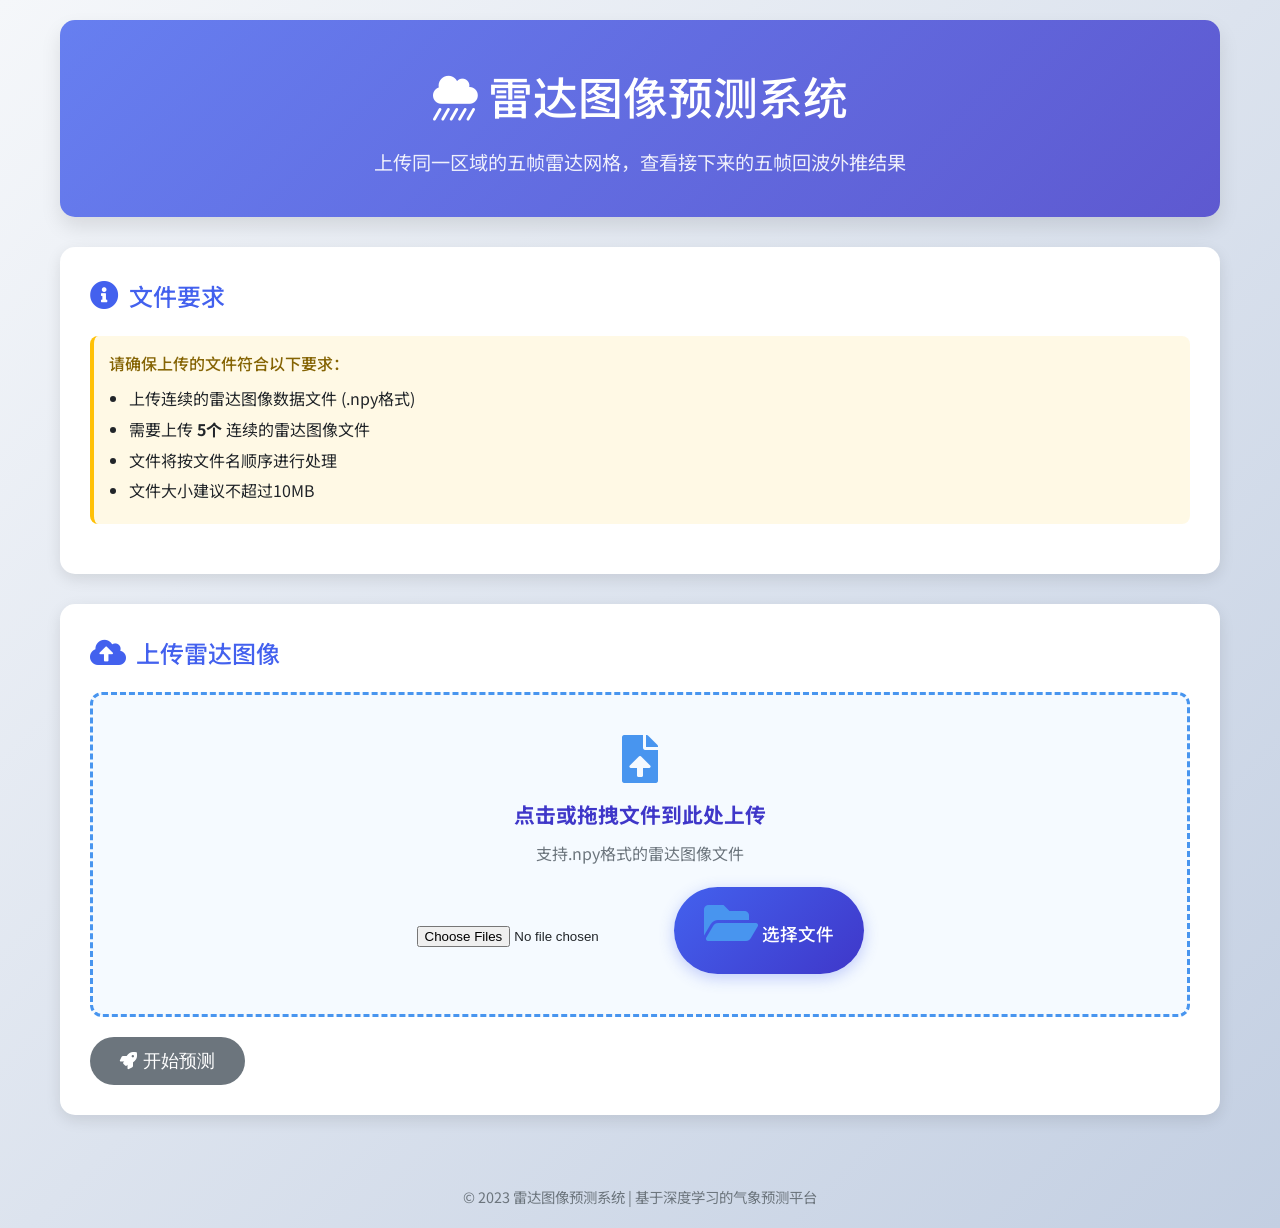
<file: app/templates/index.html>
<!DOCTYPE html>
<html lang="zh-CN">
<head>
    <meta charset="UTF-8">
    <meta name="viewport" content="width=device-width, initial-scale=1.0">
    <title>雷达图像预测系统</title>
    <link href="https://fonts.googleapis.com/css2?family=Noto+Sans+SC:wght@300;400;500;700&display=swap" rel="stylesheet">
    <style>
        :root {
            --primary-color: #4361ee;
            --secondary-color: #3f37c9;
            --accent-color: #4895ef;
            --success-color: #4cc9f0;
            --danger-color: #f72585;
            --light-color: #f8f9fa;
            --dark-color: #212529;
            --gray-color: #6c757d;
        }

        * {
            box-sizing: border-box;
            margin: 0;
            padding: 0;
        }

        body {
            font-family: 'Noto Sans SC', 'WenQuanYi Micro Hei', sans-serif;
            background: linear-gradient(135deg, #f5f7fa 0%, #c3cfe2 100%);
            min-height: 100vh;
            color: var(--dark-color);
            line-height: 1.6;
        }

        .container {
            max-width: 1200px;
            margin: 0 auto;
            padding: 20px;
        }

        .header {
            text-align: center;
            padding: 40px 0;
            background: linear-gradient(135deg, rgba(67, 97, 238, 0.8) 0%, rgba(63, 55, 201, 0.8) 100%);
            color: white;
            border-radius: 15px;
            margin-bottom: 30px;
            box-shadow: 0 10px 20px rgba(0, 0, 0, 0.1);
        }

        .header h1 {
            font-size: 2.8rem;
            margin-bottom: 15px;
            font-weight: 500;
        }

        .header p {
            font-size: 1.2rem;
            opacity: 0.9;
            max-width: 800px;
            margin: 0 auto;
        }

        .card {
            background: white;
            border-radius: 15px;
            box-shadow: 0 5px 15px rgba(0, 0, 0, 0.1);
            padding: 30px;
            margin-bottom: 30px;
            transition: transform 0.3s ease, box-shadow 0.3s ease;
        }

        .card:hover {
            transform: translateY(-5px);
            box-shadow: 0 15px 30px rgba(0, 0, 0, 0.15);
        }

        .card-title {
            font-size: 1.5rem;
            margin-bottom: 20px;
            color: var(--primary-color);
            font-weight: 500;
            display: flex;
            align-items: center;
        }

        .card-title i {
            margin-right: 10px;
            font-size: 1.8rem;
        }

        .upload-area {
            border: 3px dashed var(--accent-color);
            border-radius: 12px;
            padding: 40px;
            text-align: center;
            cursor: pointer;
            transition: all 0.3s ease;
            background: rgba(72, 149, 239, 0.05);
            margin-bottom: 20px;
        }

        .upload-area:hover {
            background: rgba(72, 149, 239, 0.1);
            border-color: var(--secondary-color);
        }

        .upload-area i {
            font-size: 3rem;
            color: var(--accent-color);
            margin-bottom: 15px;
        }

        .upload-area h3 {
            font-size: 1.3rem;
            margin-bottom: 10px;
            color: var(--secondary-color);
        }

        .upload-area p {
            color: var(--gray-color);
            margin-bottom: 20px;
        }

        .btn {
            display: inline-block;
            padding: 12px 30px;
            background: linear-gradient(135deg, var(--primary-color) 0%, var(--secondary-color) 100%);
            color: white;
            border: none;
            border-radius: 50px;
            font-size: 1.1rem;
            cursor: pointer;
            transition: all 0.3s ease;
            text-decoration: none;
            box-shadow: 0 4px 15px rgba(67, 97, 238, 0.3);
            font-weight: 500;
        }

        .btn:hover {
            transform: translateY(-3px);
            box-shadow: 0 8px 25px rgba(67, 97, 238, 0.4);
            color: white;
        }

        .btn:disabled {
            background: var(--gray-color);
            cursor: not-allowed;
            transform: none;
            box-shadow: none;
        }

        .btn-secondary {
            background: linear-gradient(135deg, #6c757d 0%, #495057 100%);
        }

        .file-list {
            margin-top: 20px;
        }

        .file-item {
            display: flex;
            justify-content: space-between;
            align-items: center;
            padding: 12px 15px;
            background: var(--light-color);
            border-radius: 8px;
            margin-bottom: 10px;
            border-left: 4px solid var(--accent-color);
        }

        .file-name {
            font-weight: 500;
        }

        .file-size {
            color: var(--gray-color);
            font-size: 0.9rem;
        }

        .progress-container {
            margin: 30px 0;
            display: none;
        }

        .progress-bar {
            height: 10px;
            background: #e9ecef;
            border-radius: 5px;
            overflow: hidden;
            margin-bottom: 10px;
        }

        .progress {
            height: 100%;
            background: linear-gradient(135deg, var(--success-color) 0%, var(--accent-color) 100%);
            width: 0%;
            transition: width 0.3s ease;
        }

        .progress-text {
            text-align: center;
            color: var(--gray-color);
            font-size: 0.9rem;
        }

        .alert {
            padding: 15px;
            border-radius: 8px;
            margin-bottom: 20px;
            display: none;
        }

        .alert-success {
            background: rgba(76, 201, 240, 0.1);
            border-left: 4px solid var(--success-color);
            color: var(--success-color);
        }

        .alert-danger {
            background: rgba(247, 37, 133, 0.1);
            border-left: 4px solid var(--danger-color);
            color: var(--danger-color);
        }

        .requirements {
            background: rgba(255, 193, 7, 0.1);
            border-left: 4px solid #ffc107;
            padding: 15px;
            border-radius: 8px;
            margin-bottom: 20px;
        }

        .requirements h4 {
            color: #856404;
            margin-bottom: 10px;
            font-weight: 500;
        }

        .requirements ul {
            padding-left: 20px;
        }

        .requirements li {
            margin-bottom: 5px;
        }

        .loading {
            text-align: center;
            padding: 30px;
            display: none;
        }

        .spinner {
            width: 60px;
            height: 60px;
            border: 6px solid rgba(72, 149, 239, 0.2);
            border-top: 6px solid var(--accent-color);
            border-radius: 50%;
            animation: spin 1s linear infinite;
            margin: 0 auto 20px;
        }

        @keyframes spin {
            0% { transform: rotate(0deg); }
            100% { transform: rotate(360deg); }
        }

        .footer {
            text-align: center;
            padding: 20px;
            color: var(--gray-color);
            font-size: 0.9rem;
        }

        @media (max-width: 768px) {
            .header h1 {
                font-size: 2rem;
            }

            .header p {
                font-size: 1rem;
            }

            .card {
                padding: 20px;
            }

            .upload-area {
                padding: 20px;
            }

            .btn {
                width: 100%;
                padding: 15px;
            }
        }
    </style>
    <link rel="stylesheet" href="https://cdnjs.cloudflare.com/ajax/libs/font-awesome/5.15.3/css/all.min.css">
</head>
<body>
    <div class="container">
        <div class="header">
            <h1><i class="fas fa-cloud-showers-heavy"></i> 雷达图像预测系统</h1>
            <p>上传同一区域的五帧雷达网格，查看接下来的五帧回波外推结果</p>
        </div>

        <div class="card">
            <div class="card-title">
                <i class="fas fa-info-circle"></i> 文件要求
            </div>
            <div class="requirements">
                <h4>请确保上传的文件符合以下要求：</h4>
                <ul>
                    <li>上传连续的雷达图像数据文件 (.npy格式)</li>
                    <li>需要上传 <strong>5个</strong> 连续的雷达图像文件</li>
                    <li>文件将按文件名顺序进行处理</li>
                    <li>文件大小建议不超过10MB</li>
                </ul>
            </div>
        </div>

        <div class="card">
            <div class="card-title">
                <i class="fas fa-cloud-upload-alt"></i> 上传雷达图像
            </div>

            <div id="uploadArea" class="upload-area">
                <i class="fas fa-file-upload"></i>
                <h3>点击或拖拽文件到此处上传</h3>
                <p>支持.npy格式的雷达图像文件</p>
                <input type="file" id="fileInput" class="d-none" multiple accept=".npy">
                <label for="fileInput" class="btn">
                    <i class="fas fa-folder-open"></i> 选择文件
                </label>
            </div>

            <div id="fileList" class="file-list"></div>

            <div id="alertSuccess" class="alert alert-success">
                <i class="fas fa-check-circle"></i> <span id="successMessage"></span>
            </div>

            <div id="alertError" class="alert alert-danger">
                <i class="fas fa-exclamation-circle"></i> <span id="errorMessage"></span>
            </div>

            <div class="progress-container" id="progressContainer">
                <div class="progress-bar">
                    <div class="progress" id="progress"></div>
                </div>
                <div class="progress-text" id="progressText">正在上传文件...</div>
            </div>

            <div class="text-center">
                <button id="predictBtn" class="btn" disabled>
                    <i class="fas fa-rocket"></i> 开始预测
                </button>
            </div>

            <div class="loading" id="loadingIndicator">
                <div class="spinner"></div>
                <p>系统正在处理您的雷达图像数据，请稍候...</p>
            </div>
        </div>
    </div>

    <div class="footer">
        <p>© 2023 雷达图像预测系统 | 基于深度学习的气象预测平台</p>
    </div>

    <script>
        document.addEventListener('DOMContentLoaded', function() {
            const fileInput = document.getElementById('fileInput');
            const uploadArea = document.getElementById('uploadArea');
            const fileList = document.getElementById('fileList');
            const predictBtn = document.getElementById('predictBtn');
            const loadingIndicator = document.getElementById('loadingIndicator');
            const alertSuccess = document.getElementById('alertSuccess');
            const alertError = document.getElementById('alertError');
            const successMessage = document.getElementById('successMessage');
            const errorMessage = document.getElementById('errorMessage');
            const progressContainer = document.getElementById('progressContainer');
            const progress = document.getElementById('progress');
            const progressText = document.getElementById('progressText');

            const REQUIRED_FILES = 5; // 需要5个文件

            let selectedFiles = [];

            // 处理文件选择
            fileInput.addEventListener('change', function(event) {
                selectedFiles = Array.from(event.target.files);
                updateFileList();
            });

            // 拖拽功能
            uploadArea.addEventListener('dragover', function(e) {
                e.preventDefault();
                this.style.borderColor = '#3f37c9';
                this.style.background = 'rgba(72, 149, 239, 0.2)';
            });

            uploadArea.addEventListener('dragleave', function(e) {
                e.preventDefault();
                this.style.borderColor = '#4895ef';
                this.style.background = 'rgba(72, 149, 239, 0.05)';
            });

            uploadArea.addEventListener('drop', function(e) {
                e.preventDefault();
                this.style.borderColor = '#4895ef';
                this.style.background = 'rgba(72, 149, 239, 0.05)';

                if (e.dataTransfer.files.length > 0) {
                    selectedFiles = Array.from(e.dataTransfer.files);
                    fileInput.files = e.dataTransfer.files;
                    updateFileList();
                }
            });

            // 点击上传区域
            uploadArea.addEventListener('click', function() {
                fileInput.click();
            });

            // 更新文件列表显示
            function updateFileList() {
                fileList.innerHTML = '';

                if (selectedFiles.length > 0) {
                    selectedFiles.forEach((file, index) => {
                        const fileItem = document.createElement('div');
                        fileItem.className = 'file-item';
                        fileItem.innerHTML = `
                            <div class="file-name"></div>
                            <div class="file-size">${formatFileSize(file.size)}</div>
                        `;
                        fileItem.querySelector(".file-name").textContent = (index + 1) + ". " + file.name;
                        fileList.appendChild(fileItem);
                    });

                    // 检查文件数量
                    if (selectedFiles.length === REQUIRED_FILES) {
                        predictBtn.disabled = false;
                        hideAlert(alertError);
                    } else {
                        predictBtn.disabled = true;
                        showError(`请选择 ${REQUIRED_FILES} 个文件，当前选择了 ${selectedFiles.length} 个`);
                    }
                } else {
                    predictBtn.disabled = true;
                }
            }

            // 预测按钮点击事件
            predictBtn.addEventListener('click', async function() {
                if (selectedFiles.length !== REQUIRED_FILES) {
                    showError(`请选择 ${REQUIRED_FILES} 个文件`);
                    return;
                }

                // 重置状态
                hideMessages();
                loadingIndicator.style.display = 'block';
                progressContainer.style.display = 'block';
                predictBtn.disabled = true;

                const formData = new FormData();
                selectedFiles.forEach(file => {
                    formData.append('npy_files', file);
                });

                try {
                    // 模拟进度条
                    simulateProgress();

                    const response = await fetch('/predict', {
                        method: 'POST',
                        body: formData
                    });

                    const data = await response.json();

                    if (!response.ok) {
                        throw new Error(data.error || '预测失败');
                    }

                    // 显示成功消息
                    showSuccess('预测完成！正在跳转到结果页面...');

                    // 跳转到结果页面
                    setTimeout(() => {
                        window.location.href = `/result/${data.session_id}`;
                    }, 1500);

                } catch (error) {
                    showError('预测失败: ' + error.message);
                    console.error('Error:', error);
                } finally {
                    loadingIndicator.style.display = 'none';
                    progressContainer.style.display = 'none';
                    predictBtn.disabled = false;
                    progress.style.width = '0%';
                }
            });

            // 辅助函数
            function showError(message) {
                errorMessage.textContent = message;
                alertError.style.display = 'block';
                alertSuccess.style.display = 'none';
            }

            function showSuccess(message) {
                successMessage.textContent = message;
                alertSuccess.style.display = 'block';
                alertError.style.display = 'none';
            }

            function hideAlert(alertElement) {
                alertElement.style.display = 'none';
            }

            function hideMessages() {
                alertError.style.display = 'none';
                alertSuccess.style.display = 'none';
            }

            function formatFileSize(bytes) {
                if (bytes === 0) return '0 Bytes';
                const k = 1024;
                const sizes = ['Bytes', 'KB', 'MB', 'GB'];
                const i = Math.floor(Math.log(bytes) / Math.log(k));
                return parseFloat((bytes / Math.pow(k, i)).toFixed(2)) + ' ' + sizes[i];
            }

            function simulateProgress() {
                let width = 0;
                const interval = setInterval(() => {
                    if (width >= 90) {
                        clearInterval(interval);
                        return;
                    }
                    width += Math.random() * 10;
                    progress.style.width = Math.min(width, 90) + '%';
                    progressText.textContent = `正在处理... ${Math.floor(width)}%`;
                }, 200);
            }
        });
    </script>
</body>
</html>
</file>
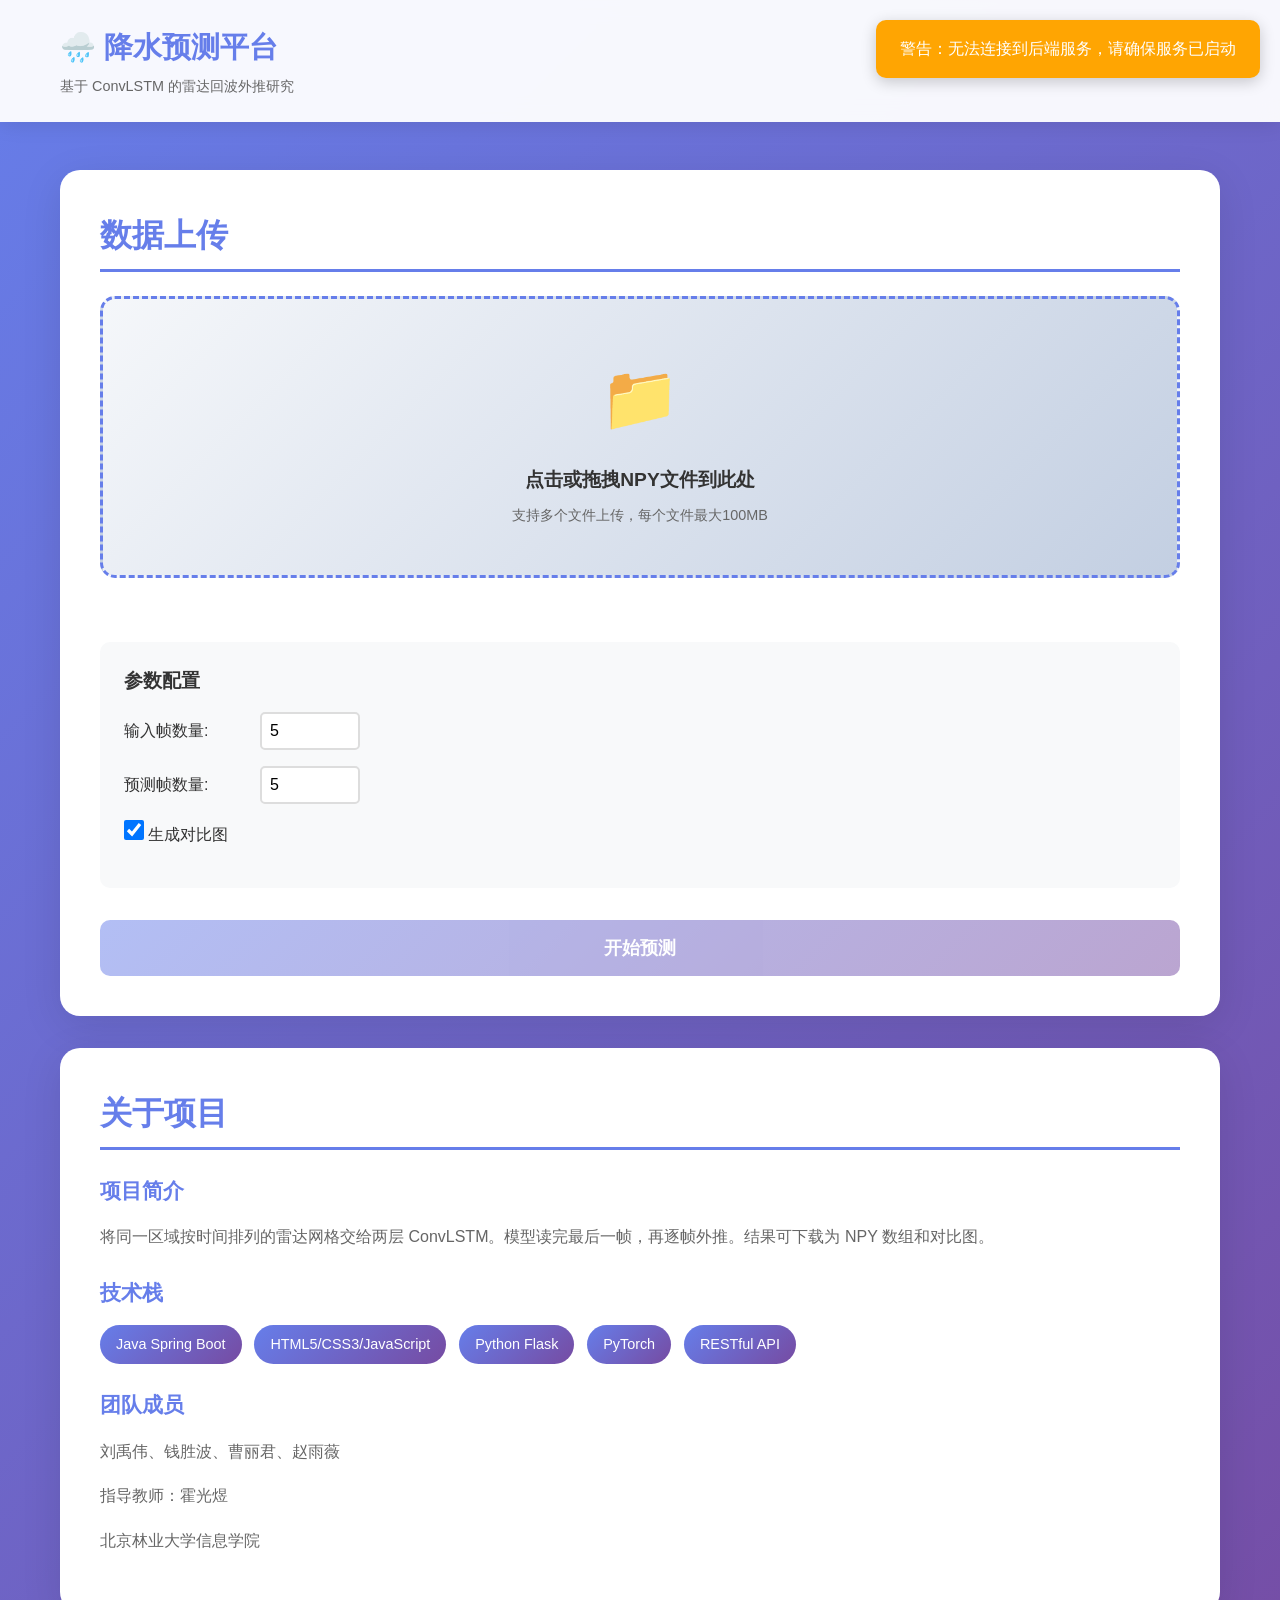
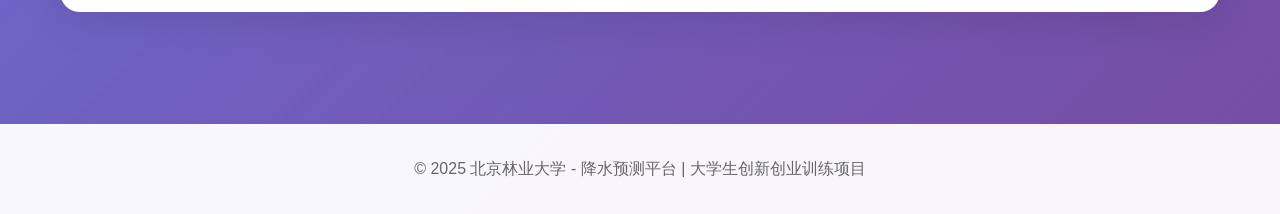
<file: app/precipitation-platform/frontend/index.html>
<!DOCTYPE html>
<html lang="zh-CN">
<head>
    <meta charset="UTF-8">
    <meta name="viewport" content="width=device-width, initial-scale=1.0">
    <title>降水预测平台 - 基于 ConvLSTM 的雷达回波外推</title>
    <link rel="stylesheet" href="css/style.css">
</head>
<body>
    <!-- 头部 -->
    <header class="header">
        <div class="container">
            <div class="logo">
                <h1>🌧️ 降水预测平台</h1>
                <p>基于 ConvLSTM 的雷达回波外推研究</p>
            </div>
            <nav class="nav">
                <a href="#upload">数据上传</a>
                <a href="#result">预测结果</a>
                <a href="#about">关于项目</a>
            </nav>
        </div>
    </header>

    <!-- 主内容 -->
    <main class="main">
        <div class="container">
            <!-- 上传区域 -->
            <section id="upload" class="section upload-section">
                <h2>数据上传</h2>
                <div class="upload-card">
                    <div class="upload-area" id="uploadArea">
                        <div class="upload-icon">📁</div>
                        <p class="upload-text">点击或拖拽NPY文件到此处</p>
                        <p class="upload-hint">支持多个文件上传，每个文件最大100MB</p>
                        <input type="file" id="fileInput" accept=".npy" multiple hidden>
                    </div>
                    
                    <div class="file-list" id="fileList"></div>
                    
                    <div class="params-config">
                        <h3>参数配置</h3>
                        <div class="param-group">
                            <label for="inputLength">输入帧数量:</label>
                            <input type="number" id="inputLength" min="1" max="20" value="5">
                        </div>
                        <div class="param-group">
                            <label for="predictLength">预测帧数量:</label>
                            <input type="number" id="predictLength" min="1" max="20" value="5">
                        </div>
                        <div class="param-group">
                            <label>
                                <input type="checkbox" id="generateComparison" checked>
                                生成对比图
                            </label>
                        </div>
                    </div>
                    
                    <button class="btn btn-primary" id="predictBtn" disabled>
                        <span id="btnText">开始预测</span>
                    </button>
                </div>
            </section>

            <!-- 进度显示 -->
            <section class="section progress-section" id="progressSection" style="display: none;">
                <div class="progress-card">
                    <h3>预测进行中...</h3>
                    <div class="progress-bar">
                        <div class="progress-fill" id="progressFill"></div>
                    </div>
                    <p class="progress-text" id="progressText">正在处理数据...</p>
                </div>
            </section>

            <!-- 结果展示 -->
            <section id="result" class="section result-section" style="display: none;">
                <h2>预测结果</h2>
                <div class="result-card">
                    <div class="result-info">
                        <div class="info-item">
                            <span class="label">任务ID:</span>
                            <span class="value" id="taskId">-</span>
                        </div>
                        <div class="info-item">
                            <span class="label">处理时间:</span>
                            <span class="value" id="processingTime">-</span>
                        </div>
                    </div>
                    
                    <div class="result-images">
                        <h3>输入图像</h3>
                        <div class="image-grid" id="inputImages"></div>
                        
                        <h3>预测结果</h3>
                        <div class="image-grid" id="predictionImages"></div>
                        
                        <div id="comparisonContainer" style="display: none;">
                            <h3>对比图</h3>
                            <img id="comparisonImage" class="comparison-image" alt="对比图">
                        </div>
                    </div>
                    
                    <div class="result-actions">
                        <button class="btn btn-secondary" id="downloadBtn">
                            📥 下载完整结果
                        </button>
                        <button class="btn btn-secondary" id="newPredictBtn">
                            🔄 新建预测
                        </button>
                    </div>
                </div>
            </section>

            <!-- 关于项目 -->
            <section id="about" class="section about-section">
                <h2>关于项目</h2>
                <div class="about-card">
                    <h3>项目简介</h3>
                    <p>将同一区域按时间排列的雷达网格交给两层 ConvLSTM。模型读完最后一帧，再逐帧外推。结果可下载为 NPY 数组和对比图。</p>
                    <h3>技术栈</h3>
                    <div class="tech-stack">
                        <span class="tech-tag">Java Spring Boot</span>
                        <span class="tech-tag">HTML5/CSS3/JavaScript</span>
                        <span class="tech-tag">Python Flask</span>
                        <span class="tech-tag">PyTorch</span>
                        <span class="tech-tag">RESTful API</span>
                    </div>
                    
                    <h3>团队成员</h3>
                    <p>刘禹伟、钱胜波、曹丽君、赵雨薇</p>
                    <p>指导教师：霍光煜</p>
                    <p>北京林业大学信息学院</p>
                </div>
            </section>
        </div>
    </main>

    <!-- 页脚 -->
    <footer class="footer">
        <div class="container">
            <p>&copy; 2025 北京林业大学 - 降水预测平台 | 大学生创新创业训练项目</p>
        </div>
    </footer>

    <script src="js/main.js"></script>
</body>
</html>
</file>
<file: app/precipitation-platform/frontend/css/style.css>
/* 全局样式 */
* {
    margin: 0;
    padding: 0;
    box-sizing: border-box;
}

body {
    font-family: -apple-system, BlinkMacSystemFont, "Segoe UI", Roboto, "Helvetica Neue", Arial, sans-serif;
    line-height: 1.6;
    color: #333;
    background: linear-gradient(135deg, #667eea 0%, #764ba2 100%);
    min-height: 100vh;
}

.container {
    max-width: 1200px;
    margin: 0 auto;
    padding: 0 20px;
}

/* 头部 */
.header {
    background: rgba(255, 255, 255, 0.95);
    backdrop-filter: blur(10px);
    box-shadow: 0 2px 20px rgba(0, 0, 0, 0.1);
    position: sticky;
    top: 0;
    z-index: 1000;
    padding: 1.5rem 0;
}

.header .container {
    display: flex;
    justify-content: space-between;
    align-items: center;
}

.logo h1 {
    color: #667eea;
    font-size: 1.8rem;
    margin-bottom: 0.3rem;
}

.logo p {
    color: #666;
    font-size: 0.9rem;
}

.nav {
    display: flex;
    gap: 2rem;
}

.nav a {
    color: #333;
    text-decoration: none;
    font-weight: 500;
    transition: color 0.3s;
}

.nav a:hover {
    color: #667eea;
}

/* 主内容 */
.main {
    padding: 3rem 0;
}

.section {
    background: white;
    border-radius: 20px;
    padding: 2.5rem;
    margin-bottom: 2rem;
    box-shadow: 0 10px 40px rgba(0, 0, 0, 0.1);
    animation: fadeInUp 0.6s ease;
}

@keyframes fadeInUp {
    from {
        opacity: 0;
        transform: translateY(30px);
    }
    to {
        opacity: 1;
        transform: translateY(0);
    }
}

.section h2 {
    color: #667eea;
    font-size: 2rem;
    margin-bottom: 1.5rem;
    border-bottom: 3px solid #667eea;
    padding-bottom: 0.5rem;
}

/* 上传区域 */
.upload-card {
    display: flex;
    flex-direction: column;
    gap: 2rem;
}

.upload-area {
    border: 3px dashed #667eea;
    border-radius: 15px;
    padding: 3rem;
    text-align: center;
    cursor: pointer;
    transition: all 0.3s;
    background: linear-gradient(135deg, #f5f7fa 0%, #c3cfe2 100%);
}

.upload-area:hover {
    border-color: #764ba2;
    background: linear-gradient(135deg, #e0c3fc 0%, #8ec5fc 100%);
    transform: translateY(-5px);
}

.upload-area.drag-over {
    border-color: #764ba2;
    background: #f0f4ff;
}

.upload-icon {
    font-size: 4rem;
    margin-bottom: 1rem;
}

.upload-text {
    font-size: 1.2rem;
    color: #333;
    font-weight: 600;
    margin-bottom: 0.5rem;
}

.upload-hint {
    color: #666;
    font-size: 0.9rem;
}

/* 文件列表 */
.file-list {
    display: flex;
    flex-direction: column;
    gap: 0.5rem;
}

.file-item {
    display: flex;
    align-items: center;
    justify-content: space-between;
    padding: 1rem;
    background: #f8f9fa;
    border-radius: 10px;
    border-left: 4px solid #667eea;
}

.file-info {
    display: flex;
    align-items: center;
    gap: 1rem;
}

.file-icon {
    font-size: 1.5rem;
}

.file-name {
    font-weight: 500;
}

.file-size {
    color: #666;
    font-size: 0.9rem;
}

.file-remove {
    background: #ff4757;
    color: white;
    border: none;
    padding: 0.5rem 1rem;
    border-radius: 5px;
    cursor: pointer;
    transition: all 0.3s;
}

.file-remove:hover {
    background: #ff3838;
    transform: scale(1.05);
}

/* 参数配置 */
.params-config {
    background: #f8f9fa;
    padding: 1.5rem;
    border-radius: 10px;
}

.params-config h3 {
    color: #333;
    margin-bottom: 1rem;
}

.param-group {
    margin-bottom: 1rem;
    display: flex;
    align-items: center;
    gap: 1rem;
}

.param-group label {
    font-weight: 500;
    min-width: 120px;
}

.param-group input[type="number"] {
    padding: 0.5rem;
    border: 2px solid #ddd;
    border-radius: 5px;
    font-size: 1rem;
    width: 100px;
    transition: border-color 0.3s;
}

.param-group input[type="number"]:focus {
    outline: none;
    border-color: #667eea;
}

.param-group input[type="checkbox"] {
    width: 20px;
    height: 20px;
    cursor: pointer;
}

/* 按钮 */
.btn {
    padding: 1rem 2rem;
    border: none;
    border-radius: 10px;
    font-size: 1.1rem;
    font-weight: 600;
    cursor: pointer;
    transition: all 0.3s;
    display: inline-block;
    text-align: center;
}

.btn-primary {
    background: linear-gradient(135deg, #667eea 0%, #764ba2 100%);
    color: white;
    width: 100%;
}

.btn-primary:hover:not(:disabled) {
    transform: translateY(-3px);
    box-shadow: 0 10px 30px rgba(102, 126, 234, 0.4);
}

.btn-primary:disabled {
    opacity: 0.5;
    cursor: not-allowed;
}

.btn-secondary {
    background: #f8f9fa;
    color: #333;
    border: 2px solid #667eea;
}

.btn-secondary:hover {
    background: #667eea;
    color: white;
    transform: translateY(-3px);
}

/* 进度条 */
.progress-card {
    text-align: center;
    padding: 2rem;
}

.progress-card h3 {
    color: #667eea;
    margin-bottom: 1.5rem;
    font-size: 1.5rem;
}

.progress-bar {
    width: 100%;
    height: 30px;
    background: #e9ecef;
    border-radius: 15px;
    overflow: hidden;
    margin-bottom: 1rem;
}

.progress-fill {
    height: 100%;
    background: linear-gradient(90deg, #667eea 0%, #764ba2 100%);
    transition: width 0.3s;
    display: flex;
    align-items: center;
    justify-content: flex-end;
    padding-right: 10px;
    color: white;
    font-weight: bold;
}

.progress-text {
    color: #666;
    font-size: 1rem;
}

/* 结果展示 */
.result-card {
    display: flex;
    flex-direction: column;
    gap: 2rem;
}

.result-info {
    display: grid;
    grid-template-columns: repeat(auto-fit, minmax(250px, 1fr));
    gap: 1rem;
    padding: 1.5rem;
    background: linear-gradient(135deg, #f5f7fa 0%, #c3cfe2 100%);
    border-radius: 10px;
}

.info-item {
    display: flex;
    flex-direction: column;
    gap: 0.5rem;
}

.info-item .label {
    color: #666;
    font-size: 0.9rem;
}

.info-item .value {
    color: #333;
    font-size: 1.3rem;
    font-weight: 600;
}

/* 图像网格 */
.result-images h3 {
    color: #333;
    margin: 1.5rem 0 1rem;
}

.image-grid {
    display: grid;
    grid-template-columns: repeat(auto-fill, minmax(200px, 1fr));
    gap: 1rem;
    margin-bottom: 2rem;
}

.image-item {
    position: relative;
    border-radius: 10px;
    overflow: hidden;
    box-shadow: 0 4px 15px rgba(0, 0, 0, 0.1);
    transition: transform 0.3s;
}

.image-item:hover {
    transform: scale(1.05);
}

.image-item img {
    width: 100%;
    height: auto;
    display: block;
}

.comparison-image {
    width: 100%;
    max-width: 800px;
    border-radius: 10px;
    box-shadow: 0 10px 30px rgba(0, 0, 0, 0.2);
    display: block;
    margin: 0 auto;
}

/* 结果操作 */
.result-actions {
    display: flex;
    gap: 1rem;
    justify-content: center;
}

/* 关于项目 */
.about-card h3 {
    color: #667eea;
    margin: 1.5rem 0 1rem;
    font-size: 1.3rem;
}

.about-card p {
    color: #666;
    line-height: 1.8;
    margin-bottom: 1rem;
}

.about-card ul {
    list-style: none;
    padding-left: 0;
}

.about-card ul li {
    padding: 0.8rem 0;
    padding-left: 2rem;
    position: relative;
    color: #666;
    line-height: 1.6;
}

.about-card ul li:before {
    content: "✓";
    position: absolute;
    left: 0;
    color: #667eea;
    font-weight: bold;
    font-size: 1.2rem;
}

.tech-stack {
    display: flex;
    flex-wrap: wrap;
    gap: 0.8rem;
    margin: 1rem 0;
}

.tech-tag {
    background: linear-gradient(135deg, #667eea 0%, #764ba2 100%);
    color: white;
    padding: 0.5rem 1rem;
    border-radius: 20px;
    font-size: 0.9rem;
    font-weight: 500;
}

/* 页脚 */
.footer {
    background: rgba(255, 255, 255, 0.95);
    padding: 2rem 0;
    text-align: center;
    color: #666;
    margin-top: 2rem;
}

/* 响应式设计 */
@media (max-width: 768px) {
    .header .container {
        flex-direction: column;
        gap: 1rem;
    }
    
    .nav {
        flex-direction: column;
        gap: 0.5rem;
        text-align: center;
    }
    
    .section {
        padding: 1.5rem;
    }
    
    .result-actions {
        flex-direction: column;
    }
    
    .btn {
        width: 100%;
    }
}

/* 加载动画 */
@keyframes spin {
    to {
        transform: rotate(360deg);
    }
}

.loading {
    display: inline-block;
    width: 20px;
    height: 20px;
    border: 3px solid rgba(255, 255, 255, 0.3);
    border-radius: 50%;
    border-top-color: white;
    animation: spin 0.8s linear infinite;
    margin-right: 0.5rem;
}
</file>
